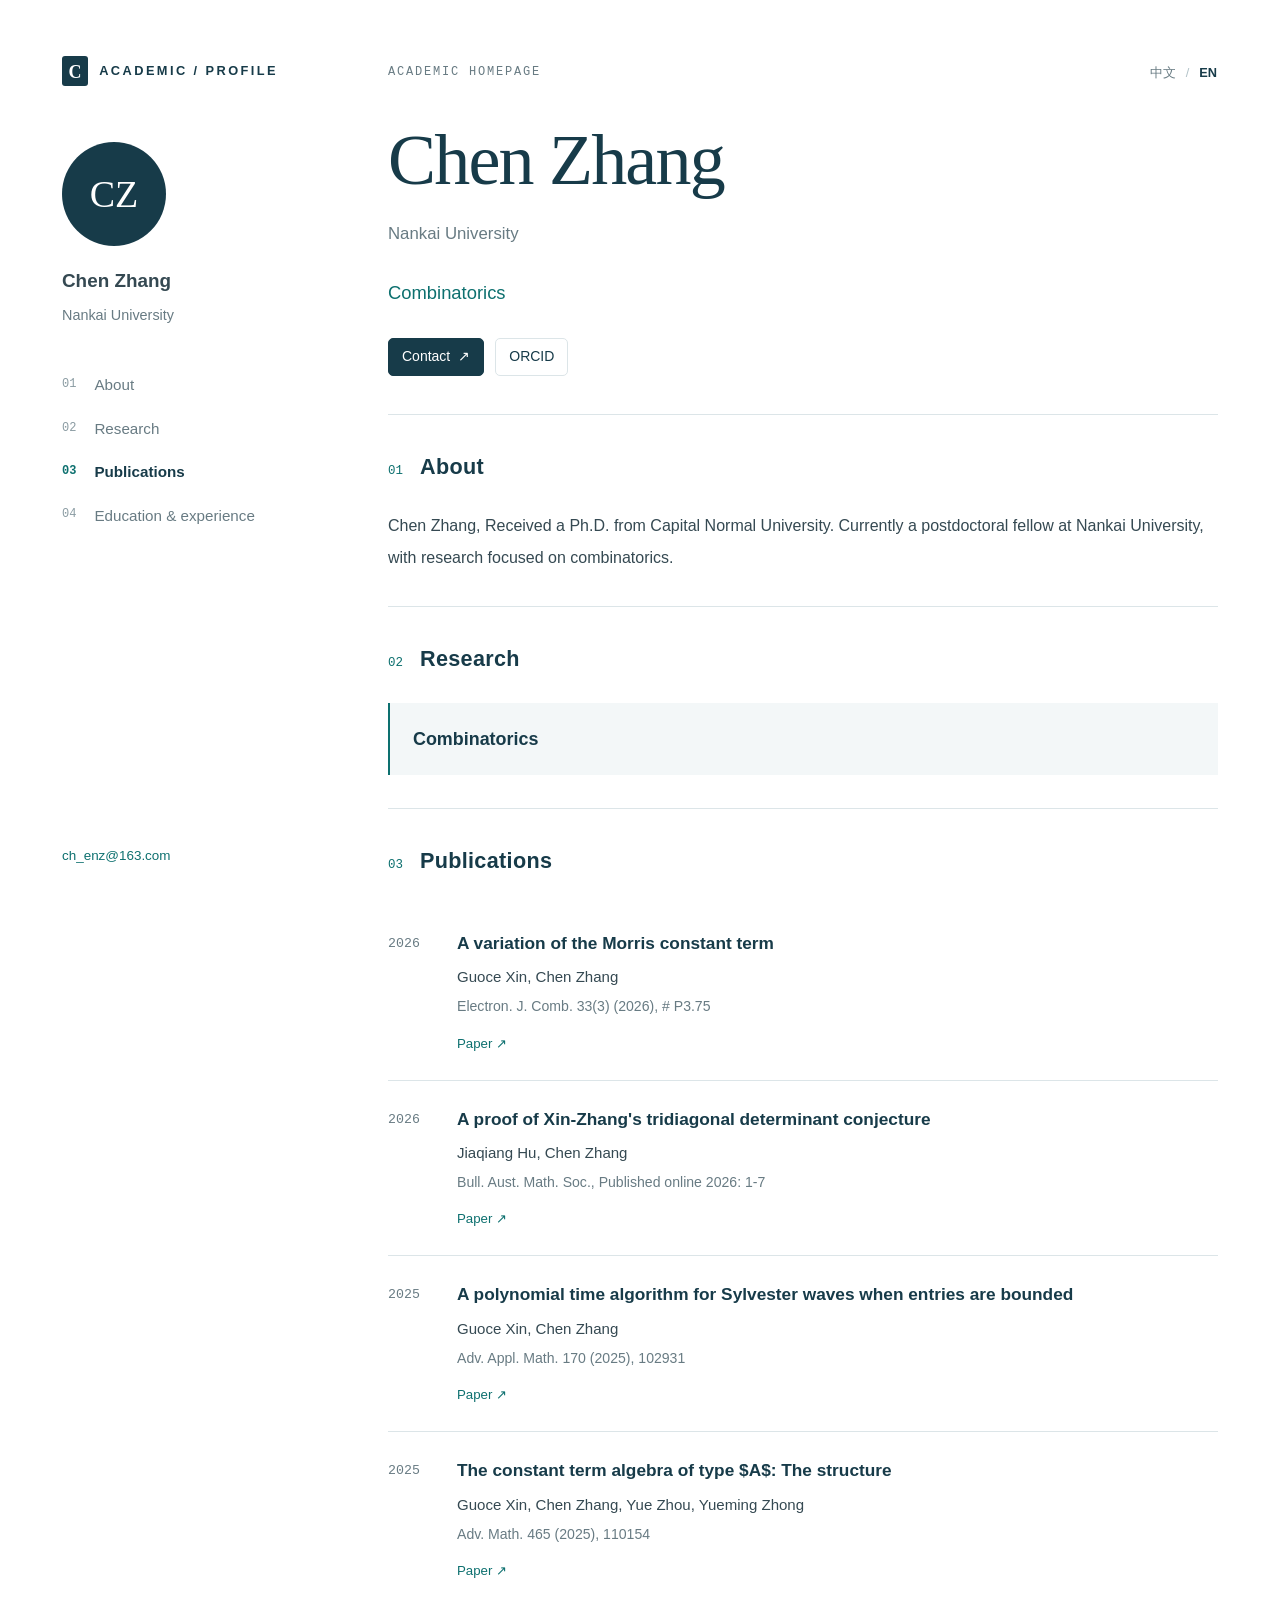
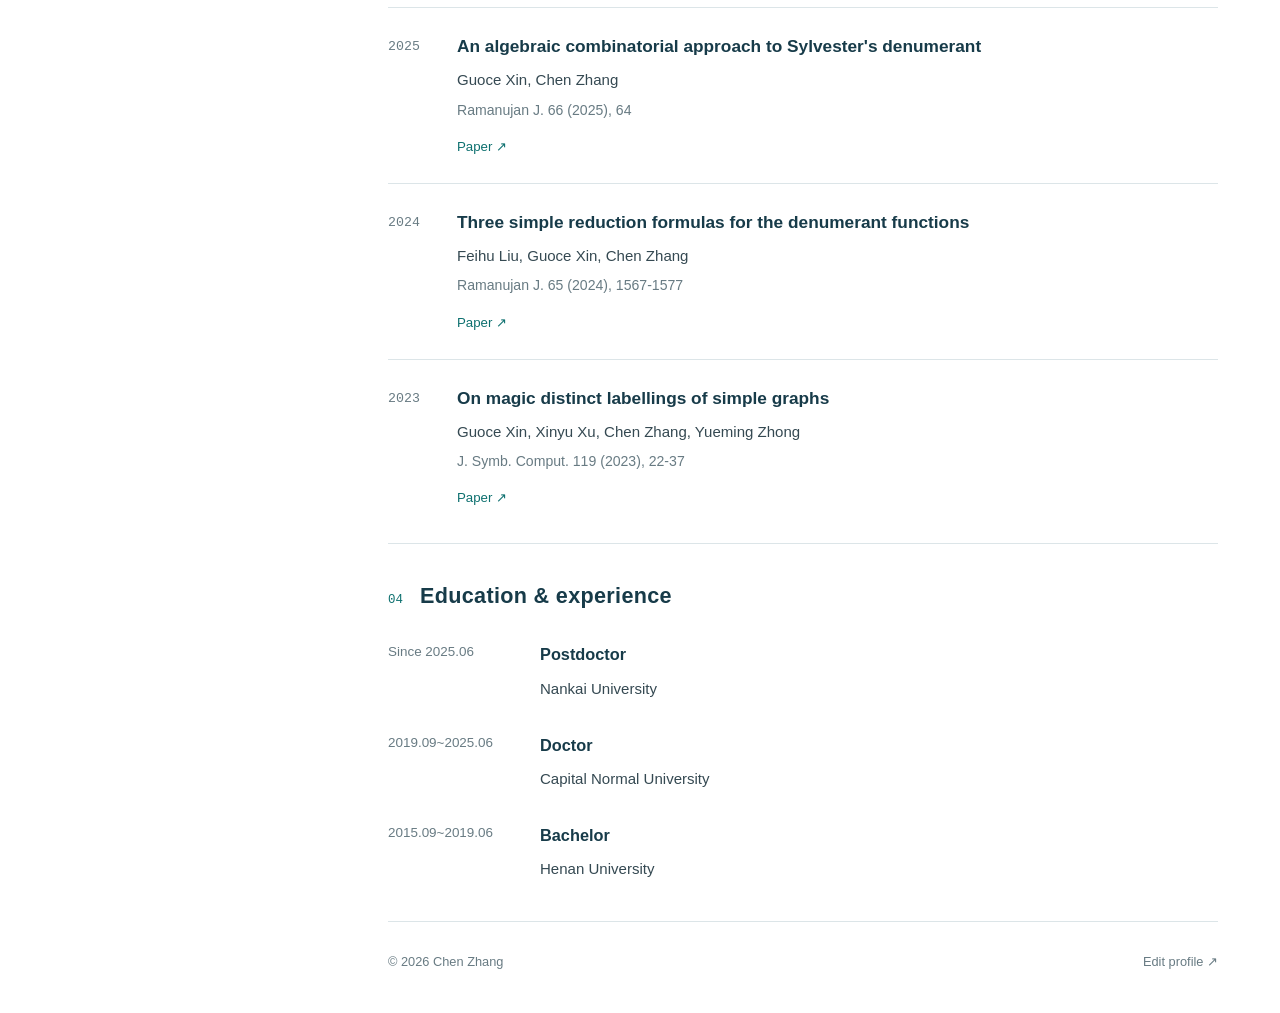
<file: index.html>
<!doctype html>
<html lang="zh-CN">
<head>
  <meta charset="utf-8">
  <meta name="viewport" content="width=device-width, initial-scale=1">
  <meta name="description" content="Chen Zhang，南开大学，组合数学。Chen Zhang — Combinatorics, Nankai University.">
  <meta name="theme-color" content="#173b49">
  <title>Chen Zhang · 科研主页</title>
  <link rel="icon" type="image/svg+xml" href="data:image/svg+xml,%3Csvg xmlns='http://www.w3.org/2000/svg' viewBox='0 0 40 40'%3E%3Crect width='40' height='40' rx='9' fill='%23173b49'/%3E%3Cpath d='M10 10h8c3 0 4 2 4 4v18c0-3-2-4-5-4h-7zm20 0h-5v18h5z' fill='%23fff'/%3E%3C/svg%3E">
  <link rel="stylesheet" href="./styles.css">
  <script defer src="./profile.js"></script>
  <script defer src="./sync.js?v=20260928-2"></script>
  <script defer src="./app.js?v=20260928-2"></script>
</head>
<body>
  <a class="skip-link" href="#main">跳转到正文</a>
  <div id="app"></div>
  <noscript><main class="noscript">请启用 JavaScript 以查看此主页。</main></noscript>
</body>
</html>
</file>
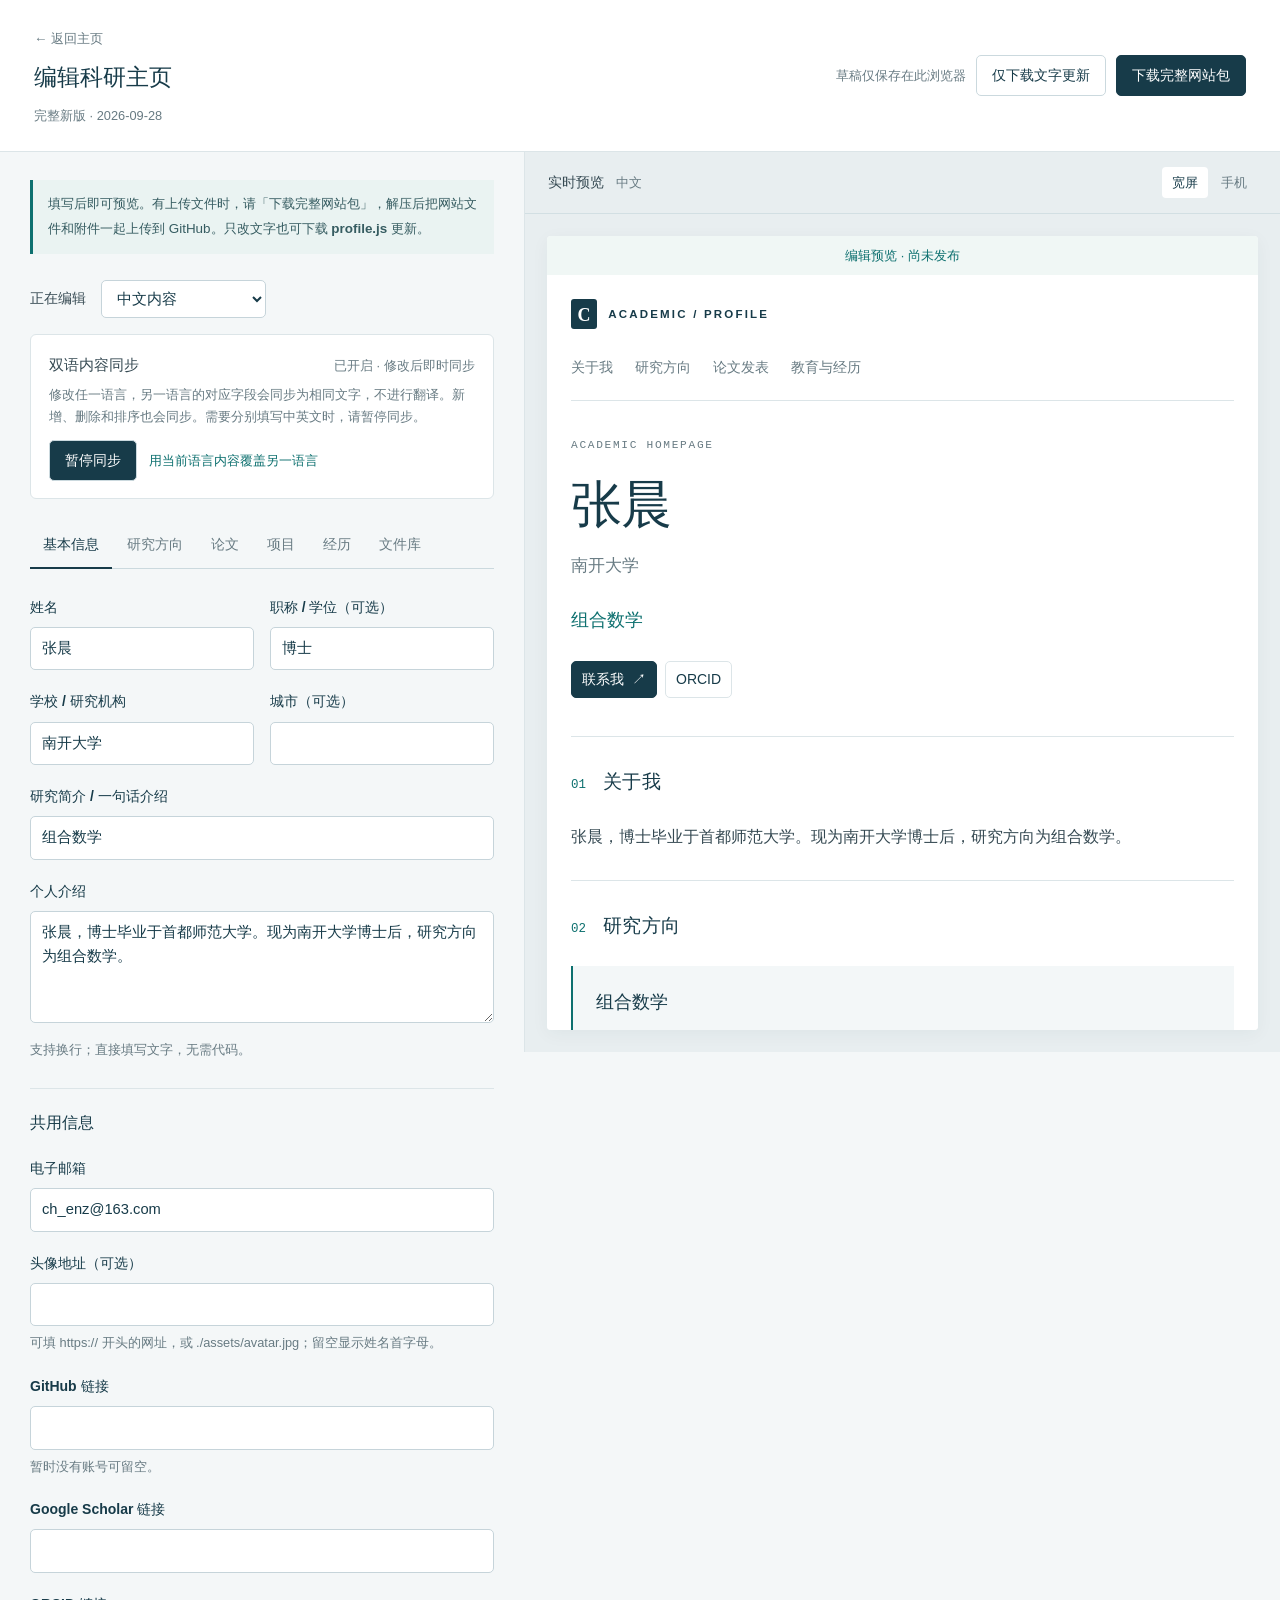
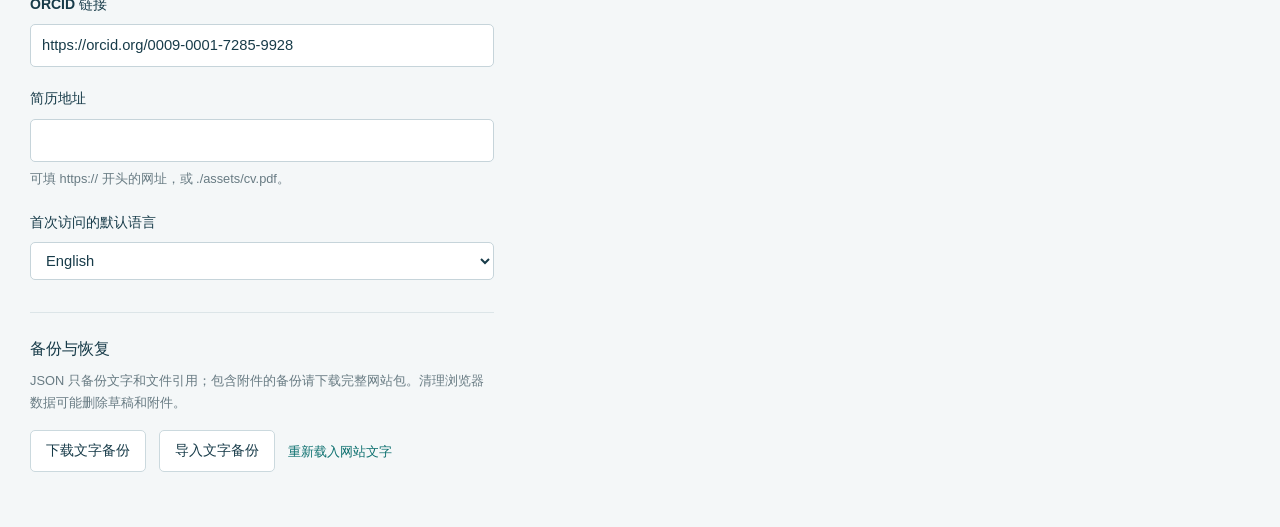
<file: editor.html>
<!doctype html>
<html lang="zh-CN">
<head>
  <meta charset="utf-8"><meta name="viewport" content="width=device-width, initial-scale=1">
  <meta name="robots" content="noindex, nofollow"><title>编辑科研主页 · Chen Zhang</title>
  <link rel="icon" type="image/svg+xml" href="data:image/svg+xml,%3Csvg xmlns='http://www.w3.org/2000/svg' viewBox='0 0 40 40'%3E%3Crect width='40' height='40' rx='9' fill='%23173b49'/%3E%3Ctext x='10' y='29' font-size='30' font-family='Georgia' fill='white'%3Ec%3C/text%3E%3C/svg%3E">
  <link rel="stylesheet" href="./styles.css"><link rel="stylesheet" href="./editor.css">
  <script defer src="./profile.js"></script><script defer src="./files.js"></script><script defer src="./sync.js?v=20260928-2"></script><script defer src="./files-store.js?v=20260928-2"></script><script defer src="./files-ui.js?v=20260928-2"></script><script defer src="./site-source.js?v=20260928-2"></script><script defer src="./editor.js?v=20260928-2"></script>
</head>
<body class="editor-body">
  <header class="editor-header"><div><a class="back-link" href="./index.html">← 返回主页</a><h1>编辑科研主页</h1><p class="field-hint">完整新版 · 2026-09-28</p></div><div class="editor-actions"><span id="save-status" role="status" aria-live="polite">草稿仅保存在此浏览器</span><button type="button" class="button" id="download-profile">仅下载文字更新</button><button type="button" class="button primary-button" id="download-site">下载完整网站包</button></div></header>
  <main class="editor-layout">
    <div class="editing-panel">
      <div class="editor-notice">填写后即可预览。有上传文件时，请「下载完整网站包」，解压后把网站文件和附件一起上传到 GitHub。只改文字也可下载 <strong>profile.js</strong> 更新。</div>
      <div class="editing-toolbar"><label for="edit-language">正在编辑</label><select id="edit-language"><option value="zh">中文内容</option><option value="en">English content</option></select></div>
      <section class="sync-panel" aria-label="双语内容同步"><div class="sync-heading"><strong>双语内容同步</strong><span id="sync-status" role="status" aria-live="polite">已开启</span></div><p class="field-hint">修改任一语言，另一语言的对应字段会同步为相同文字，不进行翻译。新增、删除和排序也会同步。需要分别填写中英文时，请暂停同步。</p><div class="sync-actions"><button type="button" class="button" id="toggle-sync" aria-pressed="true">暂停同步</button><button type="button" class="text-button" id="sync-all">用当前语言内容覆盖另一语言</button></div></section>
      <nav class="editor-tabs" aria-label="编辑栏目"><button type="button" data-section="basic" aria-pressed="true">基本信息</button><button type="button" data-section="research" aria-pressed="false">研究方向</button><button type="button" data-section="publications" aria-pressed="false">论文</button><button type="button" data-section="projects" aria-pressed="false">项目</button><button type="button" data-section="education" aria-pressed="false">经历</button><button type="button" data-section="files" aria-pressed="false">文件库</button></nav>
      <form id="editor-form" novalidate></form>
      <section id="file-manager" hidden aria-label="文件库"><div class="library-header"><h2 id="library-location">文件库</h2><span id="library-size"></span></div><p class="field-hint" id="file-storage-status">文件保存在当前浏览器；下载完整网站包可一起保存目录与附件。</p><div class="folder-tools"><button type="button" class="button" id="parent-folder">上一级</button><label class="button file-label">上传文件<input type="file" id="library-upload" multiple disabled></label></div><div class="new-folder"><label for="folder-name">新文件夹名称</label><input id="folder-name" maxlength="120" placeholder="例如：论文数据"><button type="button" class="button" id="create-folder">建立文件夹</button></div><p class="field-hint">编辑器不设单文件大小或文件库总量上限，实际容量取决于浏览器和设备；发布时仍受托管平台限制。同名文件会自动编号。</p><ul id="library-list" class="library-list"></ul></section>
      <section class="backup-panel"><h2>备份与恢复</h2><p class="field-hint">JSON 只备份文字和文件引用；包含附件的备份请下载完整网站包。清理浏览器数据可能删除草稿和附件。</p><div class="backup-actions"><button type="button" class="button" id="export-json">下载文字备份</button><label class="button file-label">导入文字备份<input id="import-json" type="file" accept=".json,application/json"></label><button type="button" class="text-button" id="restore">重新载入网站文字</button></div><p id="message" class="editor-message" role="status" aria-live="polite"></p></section>
    </div>
    <aside class="preview-panel"><div class="preview-toolbar"><div><strong>实时预览</strong><span id="preview-language">中文</span></div><div class="preview-sizes" aria-label="预览尺寸"><button type="button" id="wide-preview" aria-pressed="true">宽屏</button><button type="button" id="mobile-preview" aria-pressed="false">手机</button></div></div><div class="preview-stage"><iframe id="site-preview" title="科研主页实时预览" src="./index.html?preview=1&lang=zh"></iframe></div></aside>
  </main>
  <dialog id="confirm-dialog" aria-labelledby="confirm-title" aria-describedby="confirm-text"><form method="dialog"><h2 id="confirm-title">确认更改</h2><p id="confirm-text"></p><div class="dialog-actions"><button class="button" value="cancel" autofocus>取消</button><button class="button primary-button" value="confirm">确认</button></div></form></dialog>
</body>
</html>
</file>
<file: styles.css>
:root{--ink:#173b49;--text:#354952;--muted:#687b83;--accent:#0d706f;--line:#dce5e8;--soft:#f3f7f8;--white:#fff;font-family:Inter,"Segoe UI","PingFang SC","Microsoft YaHei",sans-serif;color:var(--text);background:var(--white);font-synthesis:none}
*{box-sizing:border-box}html{scroll-behavior:smooth;scroll-padding-top:2rem}body{margin:0;font-size:1rem;line-height:1.8}a{color:var(--accent);text-decoration:none}a:hover{text-decoration:underline;text-underline-offset:5px}button,input,textarea,select{font:inherit}button,a,input,textarea,select{touch-action:manipulation}button{cursor:pointer}a:focus-visible,button:focus-visible,input:focus-visible,textarea:focus-visible,select:focus-visible,summary:focus-visible{outline:3px solid #e59b37;outline-offset:5px}button:disabled{cursor:default;opacity:.5}::selection{background:#d1eae8}h1,h2,h3,p{margin:0}h1,h2,h3{color:var(--ink)}.skip-link{position:fixed;top:-100px;left:1rem;background:white;padding:.5rem;z-index:20}.skip-link:focus{top:1rem}.shell{max-width:1260px;margin:auto;display:grid;grid-template-columns:244px minmax(0,1fr);gap:82px;padding:0 52px}.sidebar{position:sticky;top:0;align-self:start;height:100dvh;max-height:100dvh;padding:56px 0 32px;display:flex;flex-direction:column;overflow-y:auto}.wordmark{font-size:.8rem;letter-spacing:.19em;text-transform:uppercase;font-weight:700;color:var(--ink);display:flex;gap:.7rem;align-items:center}.mark{display:inline-grid;place-items:center;width:26px;height:30px;background:var(--ink);color:#fff;font-family:Georgia,serif;font-size:18px;letter-spacing:0;border-radius:3px}.identity{margin-top:56px}.avatar{width:110px;height:110px;border-radius:50%;background:#edf3f4;border:1px solid var(--line);display:grid;place-items:center;color:var(--ink);font-family:Georgia,"Noto Serif SC",serif;font-size:38px;overflow:hidden}.avatar img{width:100%;height:100%;object-fit:cover}.sidebar-name{font-weight:650;font-size:1.18rem;margin-top:18px}.sidebar-role,.sidebar-affiliation{font-size:.9rem;color:var(--muted);line-height:1.7;margin-top:5px}.nav{margin:40px 0;display:grid;gap:8px}.nav a{padding:4px 0;color:var(--muted);font-size:.95rem;display:flex;gap:18px;align-items:center}.nav a span{font-family:ui-monospace,monospace;font-size:.75rem;color:#8a9ba2}.nav a.active,.nav a:hover{color:var(--ink);font-weight:600;text-decoration:none}.nav a.active span{color:var(--accent)}.sidebar-bottom{margin-top:auto;color:var(--muted);font-size:.84rem}.sidebar-bottom a{display:block;margin-top:3px;overflow-wrap:anywhere}.main{min-width:0;padding-top:58px}.eyebrow{font-family:ui-monospace,Consolas,monospace;font-size:.75rem;letter-spacing:.15em;text-transform:uppercase;color:var(--muted)}.hero{padding-bottom:48px;border-bottom:1px solid var(--line)}.hero-name{font-family:Georgia,"Noto Serif SC","Songti SC",SimSun,serif;font-size:3.8rem;letter-spacing:-.025em;line-height:1.25;margin-top:28px;font-weight:500;overflow-wrap:anywhere}.english-name{font-family:Georgia,serif;font-size:1.5rem;color:var(--muted);margin-top:10px}.intro{font-size:1.25rem;line-height:1.85;color:var(--ink);margin-top:27px;max-width:650px;white-space:pre-line}.hero-links{display:flex;flex-wrap:wrap;gap:11px;margin-top:28px}.pill{display:inline-flex;align-items:center;gap:8px;border:1px solid var(--line);padding:5px 13px;border-radius:5px;font-size:.875rem;color:var(--ink);background:white}.pill:hover{border-color:var(--accent);background:var(--soft);text-decoration:none}.pill.primary{background:var(--ink);border-color:var(--ink);color:white}.section{padding:38px 0 40px;border-bottom:1px solid var(--line);scroll-margin-top:25px}.section-heading{display:flex;gap:17px;align-items:baseline;margin-bottom:24px}.section-number{font-family:ui-monospace,monospace;color:var(--accent);font-size:.78rem}.section h2{font-size:1.35rem;letter-spacing:.015em;font-weight:600}.prose{white-space:pre-line;line-height:1.95}.research-grid{display:grid;grid-template-columns:repeat(3,minmax(0,1fr));gap:25px}.research-item{border-top:2px solid var(--ink);padding-top:17px}.research-item h3{font-size:1rem;margin-bottom:9px;font-weight:650}.research-item p{font-size:.91rem;color:var(--muted);line-height:1.9}.publication{display:grid;grid-template-columns:52px minmax(0,1fr);gap:17px;padding:24px 0;border-bottom:1px solid var(--line)}.publication:first-child{padding-top:0}.publication:last-child{border-bottom:0;padding-bottom:0}.pub-year{font: .83rem/1.8 ui-monospace,monospace;color:var(--muted);padding-top:3px}.publication h3{font-size:1.08rem;font-weight:600;line-height:1.65}.authors{font-size:.94rem;margin-top:6px}.venue{font-size:.88rem;color:var(--muted);margin-top:4px}.note{color:var(--accent);margin-left:10px}.pub-links{display:flex;flex-wrap:wrap;gap:15px;margin-top:12px;font-size:.83rem}.text-button{border:0;background:transparent;color:var(--accent);padding:0;font-size:inherit}.text-button:hover{text-decoration:underline}.bibtex{margin:12px 0 0;white-space:pre-wrap;overflow-wrap:anywhere;background:var(--soft);padding:16px;font-size:.8rem;line-height:1.7;border-radius:4px}.project-grid{display:grid;grid-template-columns:repeat(2,minmax(0,1fr));gap:18px}.project{padding:22px;border:1px solid var(--line);border-radius:5px;background:linear-gradient(135deg,#f7fafb,white)}.project h3{font-size:1.05rem;margin-bottom:10px}.project p{font-size:.94rem;color:var(--muted)}.tags{display:flex;flex-wrap:wrap;gap:7px;margin-top:19px}.tag{font-size:.75rem;background:#eaf1f3;padding:1px 8px;border-radius:3px;color:#506c76}.project-link{display:inline-block;margin-top:17px;font-size:.87rem}.experience{display:grid;grid-template-columns:130px minmax(0,1fr);gap:22px;margin-top:24px}.experience:first-child{margin-top:0}.period{font-size:.84rem;color:var(--muted)}.experience h3{font-size:1.02rem}.experience p{font-size:.94rem;margin-top:5px}.experience .detail{color:var(--muted);font-size:.88rem}.footer{padding:28px 0 40px;color:var(--muted);font-size:.8rem;display:flex;justify-content:space-between;gap:16px}.footer a{color:var(--muted)}.noscript{padding:4rem}.preview-banner{background:#f0f7f5;color:var(--accent);padding:8px 16px;font-size:.8rem;text-align:center}.preview-banner+.shell .sidebar{height:auto}.hidden{display:none!important}
@media(min-width:1450px){.shell{gap:104px;grid-template-columns:260px minmax(0,1fr)}}
@media(max-width:1000px){.shell{gap:42px;padding:0 30px;grid-template-columns:200px minmax(0,1fr)}.research-grid{grid-template-columns:1fr;gap:22px}.research-item{padding-top:13px}.research-item p{max-width:580px}.hero-name{font-size:3.2rem}}
@media(max-width:720px){html{scroll-padding-top:1rem}.shell{display:block;padding:0 24px}.sidebar{position:relative;height:auto;max-height:none;padding:24px 0 0;overflow:visible}.wordmark{font-size:.72rem}.identity,.sidebar-bottom{display:none}.nav{margin:22px 0 0;display:flex;flex-wrap:wrap;gap:10px 22px;padding-bottom:16px;border-bottom:1px solid var(--line)}.nav a{font-size:.88rem}.nav a span{display:none}.main{padding-top:34px}.hero-name{font-size:2.8rem;margin-top:17px}.english-name{font-size:1.3rem}.intro{font-size:1.12rem;margin-top:22px}.hero{padding-bottom:32px}.hero-links{margin-top:24px;gap:8px}.pill{padding:5px 10px}.section{padding:30px 0}.section-heading{margin-bottom:22px}.section h2{font-size:1.2rem}.research-grid{gap:22px}.project-grid{grid-template-columns:1fr}.publication{grid-template-columns:43px minmax(0,1fr);gap:10px}.experience{grid-template-columns:1fr;gap:5px}.footer{flex-wrap:wrap;padding-bottom:28px}.prose{line-height:1.9}}
@media(prefers-reduced-motion:reduce){html{scroll-behavior:auto}}
@media print{.sidebar,.hero-links,.footer,.preview-banner,.language-switch{display:none}.shell{display:block;padding:0}.main{padding:0}.section{break-inside:avoid}.hero-name{font-size:2.5rem}.project{background:white}.publication{break-inside:avoid}a{color:inherit}}
.hero-top{display:flex;justify-content:space-between;gap:18px;align-items:center}.language-switch{display:flex;gap:9px;align-items:center;font-size:.8rem;flex-shrink:0;color:#b2c2c8}.language-switch button{border:0;padding:3px 1px;background:none;color:var(--muted);font-size:.8rem}.language-switch button[aria-pressed=true]{font-weight:700;color:var(--ink)}.hero-links:empty{display:none}.empty-state{font-size:.94rem;color:var(--muted);padding:4px 0 8px}.research-grid:has(>.research-item:only-child){grid-template-columns:1fr}.research-item:only-child{display:flex;align-items:baseline;gap:24px;padding:20px 23px;background:var(--soft);border-top:0;border-left:2px solid var(--accent)}.research-item:only-child h3{margin:0;font-size:1.12rem}.research-item:only-child p{font-family:Georgia,"Songti SC",serif;font-size:1rem}.hero-name{font-size:4.5rem}.hero .intro{color:var(--accent);font-size:1.15rem}.hero .english-name{font-family:inherit;font-size:1.05rem;margin-top:14px}.avatar{background:var(--ink);color:white;border:0;width:104px;height:104px}.hero{padding-bottom:38px}.section{padding-top:33px;padding-bottom:33px}
.preview-banner+.shell .language-switch,.preview-banner+.shell .footer a{display:none}
.data-attachments{display:flex;flex-wrap:wrap;gap:8px 14px;margin-top:14px}.attachment-download{font-size:.86rem;overflow-wrap:anywhere;padding:3px 9px;border:1px solid var(--line);border-radius:4px;background:var(--soft)}
@media(max-width:720px){.hero-name{font-size:3.2rem}.hero-top{gap:12px}.eyebrow{font-size:.7rem}.research-item:only-child{flex-wrap:wrap;gap:6px 22px}.language-switch button{font-size:.85rem}.section{padding:28px 0}}
</file>
<file: editor.css>
.editor-body{background:#f4f7f8}.editor-header{padding:24px 34px;background:white;border-bottom:1px solid var(--line);display:flex;gap:20px;justify-content:space-between;align-items:center}.back-link{font-size:.84rem;color:var(--muted)}.editor-header h1{font-size:1.45rem;font-weight:650;margin-top:4px}.editor-actions{display:flex;gap:20px;align-items:center}.editor-actions>span{font-size:.8rem;color:var(--muted);max-width:220px}.button{display:inline-flex;justify-content:center;align-items:center;padding:8px 15px;border:1px solid #cbd9de;background:#fff;color:var(--ink);border-radius:5px;font-size:.875rem;cursor:pointer;line-height:1.7}.button:hover{background:#edf4f5}.primary-button{background:var(--ink);color:white;border-color:var(--ink)}.primary-button:hover{background:#235364}.editor-layout{display:grid;grid-template-columns:minmax(400px, .9fr) minmax(0,1.3fr);max-width:1800px;margin:auto}.editing-panel{padding:28px 30px 40px;min-width:0}.editor-notice{border-left:3px solid var(--accent);padding:12px 15px;background:#eaf3f2;font-size:.84rem;line-height:1.85;color:#365c61}.editing-toolbar{display:flex;align-items:center;gap:15px;margin:26px 0 8px;font-size:.9rem;font-weight:600}.editing-toolbar select{width:auto;margin:0;min-width:165px}.field-hint{font-size:.8rem;line-height:1.75;color:var(--muted);margin-top:6px}.language-hint{margin-bottom:22px}.editor-tabs{display:flex;flex-wrap:wrap;border-bottom:1px solid #cbd9de;gap:2px;margin-bottom:26px}.editor-tabs button{border:0;background:none;color:var(--muted);font-size:.875rem;padding:9px 13px;border-bottom:2px solid transparent;margin-bottom:-1px}.editor-tabs button[aria-pressed=true]{color:var(--ink);border-bottom-color:var(--ink);font-weight:650}.field{display:block;margin-bottom:19px}.field>span{display:block;font-size:.875rem;font-weight:550;color:var(--ink);margin-bottom:7px}input,textarea,select{width:100%;border:1px solid #c6d4da;background:#fff;border-radius:5px;padding:9px 11px;color:var(--ink);font-size:.92rem;line-height:1.6}textarea{min-height:112px;resize:vertical}input:focus,textarea:focus,select:focus{border-color:var(--accent)}input::placeholder,textarea::placeholder{color:#8a9ca4}.field-grid{display:grid;grid-template-columns:1fr 1fr;gap:0 16px}.field-grid>.wide{grid-column:1/-1}.form-section-title{font-size:1rem;margin:27px 0 18px;padding-top:20px;border-top:1px solid var(--line)}.record{padding:20px;background:white;border:1px solid var(--line);border-radius:6px;margin-bottom:18px}.record-header{display:flex;justify-content:space-between;align-items:center;gap:12px;margin-bottom:19px}.record-header h3{font-size:.96rem;font-weight:600}.record-actions{display:flex;gap:5px}.small-button{border:1px solid var(--line);background:white;border-radius:4px;font-size:.78rem;padding:2px 8px;color:var(--muted)}.record .field:last-child{margin-bottom:0}.editor-empty{padding:28px 20px;margin-bottom:18px;border:1px dashed #bdcfd5;border-radius:5px;text-align:center;color:var(--muted);font-size:.9rem}.backup-panel{margin-top:32px;border-top:1px solid var(--line);padding-top:22px}.backup-panel h2{font-size:1rem}.backup-actions{display:flex;align-items:center;flex-wrap:wrap;gap:13px;margin-top:16px;font-size:.8rem}.file-label{position:relative;overflow:hidden}.file-label input{position:absolute;inset:0;opacity:0;cursor:pointer}.file-label:focus-within{outline:3px solid #e59b37;outline-offset:3px}.editor-message{font-size:.84rem;color:var(--accent);margin-top:15px}.editor-message.error{color:#a0352c}.preview-panel{min-width:0;border-left:1px solid var(--line);background:#e8eef0;position:sticky;top:0;height:100dvh;display:flex;flex-direction:column}.preview-toolbar{height:62px;display:flex;justify-content:space-between;align-items:center;padding:0 23px;border-bottom:1px solid #d2dfe3;gap:12px}.preview-toolbar strong{font-size:.88rem;font-weight:600}.preview-toolbar span{color:var(--muted);font-size:.8rem;margin-left:12px}.preview-sizes{display:flex;gap:3px}.preview-sizes button{background:transparent;color:var(--muted);border:0;border-radius:4px;font-size:.8rem;padding:4px 10px}.preview-sizes button[aria-pressed=true]{background:white;color:var(--ink)}.preview-stage{padding:22px;flex:1;min-height:0;display:flex;justify-content:center}iframe{display:block;background:#fff;width:100%;height:100%;border:0;border-radius:4px;box-shadow:0 4px 18px #173b490c;transition:width .15s}iframe.mobile{width:390px;max-width:100%}.remove{color:#9c5146}
@media(max-width:1000px){.editor-layout{grid-template-columns:minmax(350px,1fr) minmax(0,1fr)}.editing-panel{padding:22px}.field-grid{grid-template-columns:1fr}.field-grid>.wide{grid-column:auto}.preview-stage{padding:12px}.editor-actions>span{display:none}.editor-tabs button{padding:8px 10px}}
@media(max-width:760px){.editor-header{padding:18px 20px}.editor-header h1{font-size:1.2rem}.editor-layout{display:block}.editing-panel{padding:20px}.preview-panel{height:650px;position:relative;border:0;border-top:1px solid var(--line)}.editor-actions{gap:0}.button{padding:7px 11px}.preview-toolbar{padding:0 20px}.record{padding:16px}.editor-notice{font-size:.84rem}.record-actions{flex-wrap:wrap}.editing-toolbar{flex-wrap:wrap}}
@media(prefers-reduced-motion:reduce){iframe{transition:none}}
dialog{color:var(--text);border:1px solid var(--line);border-radius:8px;padding:28px;width:min(440px,calc(100vw - 36px));box-shadow:0 20px 80px #173b4933}dialog::backdrop{background:#112e3b66}dialog h2{font-size:1.2rem;margin-bottom:14px}dialog p{font-size:.95rem;line-height:1.8}.dialog-actions{display:flex;justify-content:flex-end;gap:12px;margin-top:24px}
.sync-panel{padding:17px 18px;background:white;border:1px solid var(--line);border-radius:6px;margin:16px 0 24px}.sync-heading{display:flex;justify-content:space-between;align-items:baseline;gap:12px;flex-wrap:wrap;font-size:.91rem}.sync-heading>span{font-size:.8rem;color:var(--muted)}.sync-controls{display:flex;align-items:center;flex-wrap:wrap;gap:8px;margin:13px 0}.sync-controls label{font-size:.85rem}.sync-controls select{width:auto;flex:1;min-width:160px;font-size:.85rem;padding:6px 9px}.sync-actions{display:flex;flex-wrap:wrap;gap:12px;margin-top:11px;font-size:.81rem}#sync-status.error{color:#a0352c}#toggle-sync[aria-pressed=true]{background:var(--ink);color:white}
.editor-actions{flex-wrap:wrap;justify-content:flex-end;gap:10px}.paper-files{border-top:1px solid var(--line);padding-top:20px;margin-top:22px}.paper-files h4{margin:0 0 14px;font-size:1rem;color:var(--ink)}.file-buttons,.folder-tools{display:flex;gap:10px;flex-wrap:wrap}.attach-existing{margin-top:18px;display:flex;flex-wrap:wrap;gap:8px;align-items:center}.attach-existing label{font-size:.84rem;width:100%}.attach-existing select{flex:1;min-width:150px}.attachment-list,.library-list{padding:0;margin:17px 0;list-style:none}.attachment-list li{display:flex;justify-content:space-between;gap:14px;padding:9px 0;border-bottom:1px solid var(--line);font-size:.84rem;align-items:center}.attachment-list span{overflow-wrap:anywhere;min-width:0}.attachment-list button{white-space:nowrap}.library-header{display:flex;align-items:baseline;justify-content:space-between;gap:12px;flex-wrap:wrap}.library-header h2{font-size:1.1rem;overflow-wrap:anywhere}.library-header>span{font-size:.8rem;color:var(--muted)}.folder-tools{margin:20px 0}.new-folder{display:grid;grid-template-columns:1fr auto;gap:9px;align-items:center}.new-folder label{grid-column:1/-1;font-size:.88rem}.new-folder input{min-width:0}.library-row{display:flex;align-items:center;justify-content:space-between;gap:14px;border:1px solid var(--line);background:white;padding:14px;margin-top:10px;border-radius:5px}.folder-open{background:none;border:0;color:var(--ink);text-align:left;display:flex;gap:10px;align-items:center;overflow-wrap:anywhere}.library-row>.text-button{font-size:.8rem;flex-shrink:0}.file-description{min-width:0;flex:1}.file-description strong{display:block;font-size:.91rem;overflow-wrap:anywhere}.file-description span{font-size:.8rem;color:var(--muted)}.file-path{font-family:ui-monospace,monospace;font-size:.75rem;padding:4px 7px;margin-top:6px;background:var(--soft)}.file-row-actions{display:grid;gap:7px;font-size:.84rem}.file-label input:disabled{cursor:wait}#file-storage-status{margin-bottom:14px}
@media(max-width:760px){.editor-header{align-items:flex-start;flex-wrap:wrap}.editor-actions{justify-content:flex-start}.library-row{padding:12px}.new-folder{grid-template-columns:minmax(0,1fr) auto}}
</file>
